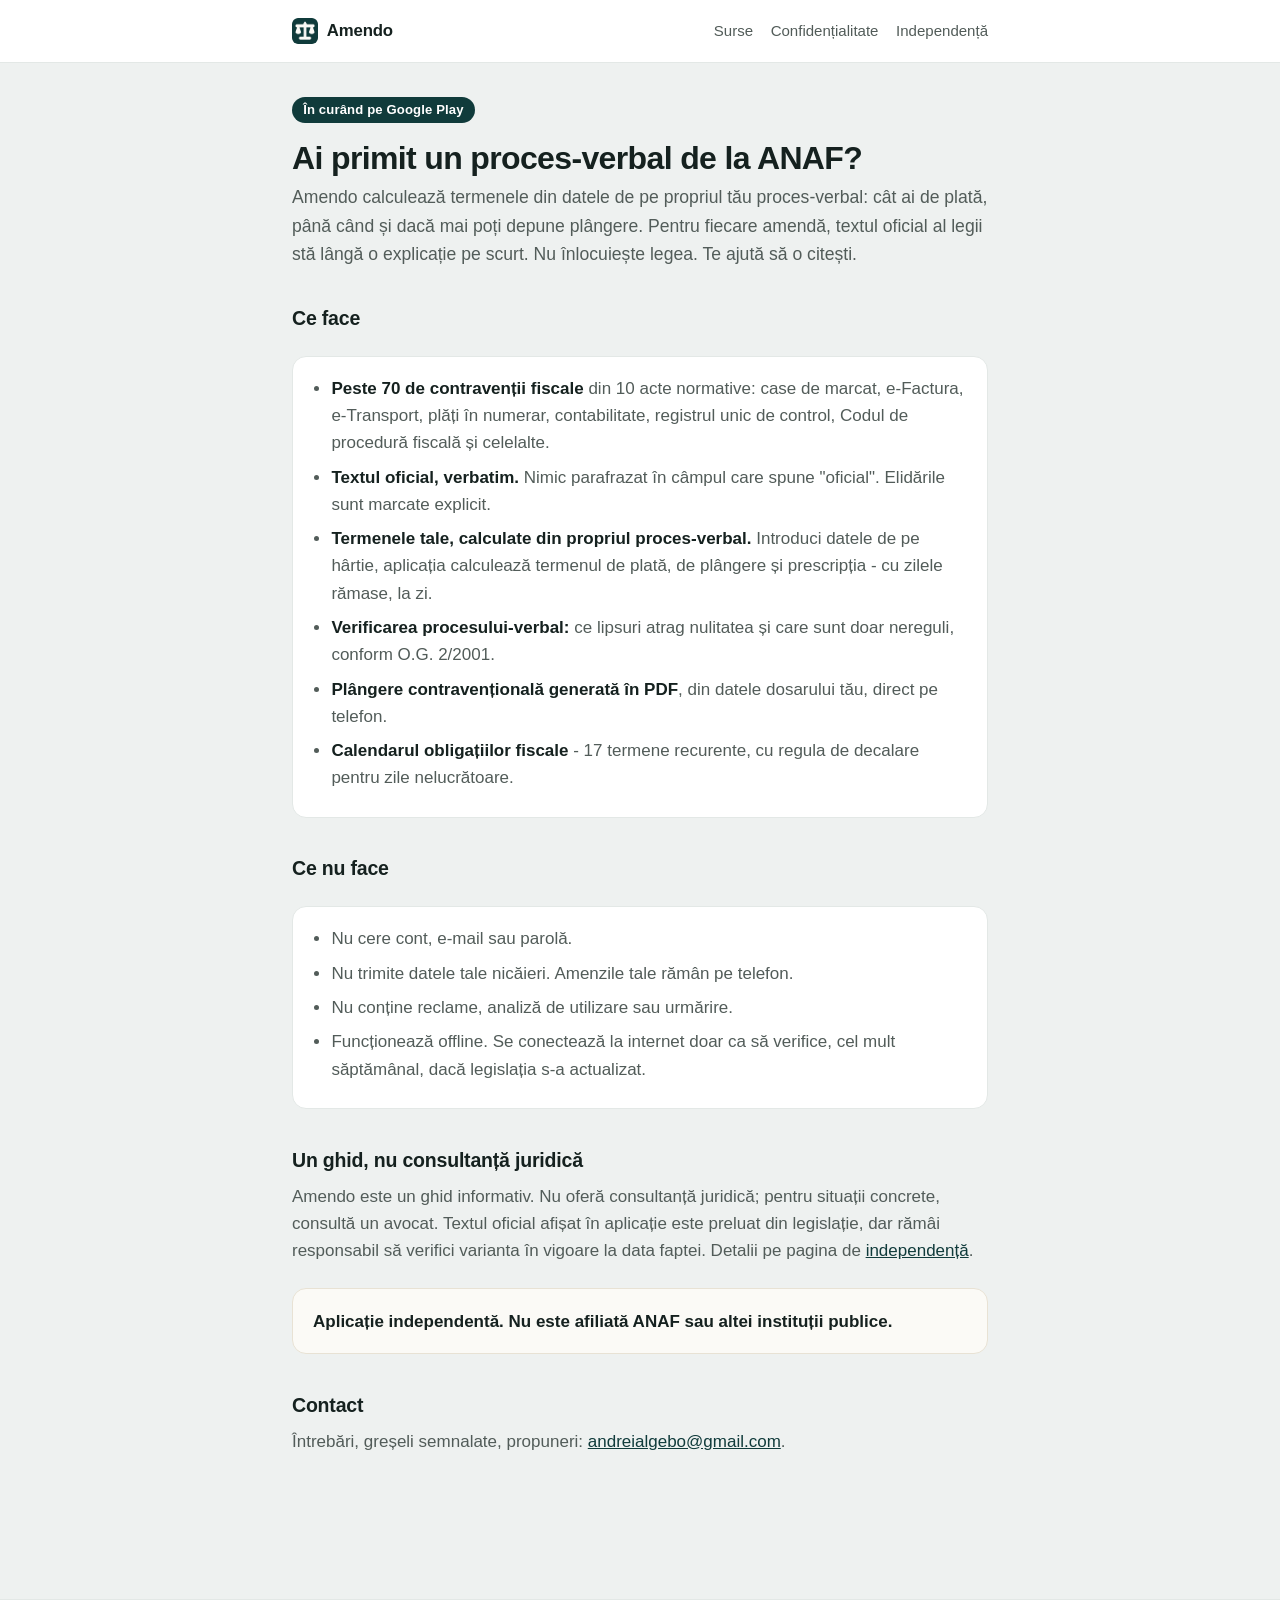
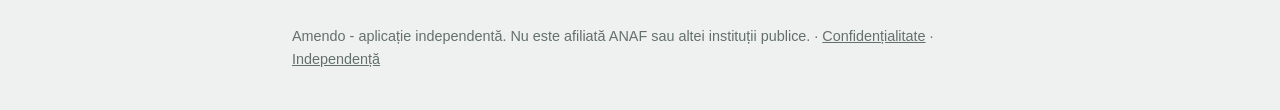
<file: index.html>
<!doctype html>
<html lang="ro">
<head>
<meta charset="utf-8">
<meta name="viewport" content="width=device-width, initial-scale=1">
<title>Amendo - amenzi și legislație fiscală ANAF</title>
<meta name="description" content="Termenele amenzii tale ANAF, calculate din datele de pe propriul proces-verbal. Catalog de amenzi cu textul oficial al legii lângă explicație. Offline, fără cont, fără urmărire.">
<link rel="icon" type="image/png" sizes="32x32" href="favicon-32.png">
<link rel="icon" type="image/png" sizes="16x16" href="favicon-16.png">
<link rel="apple-touch-icon" href="icon-128.png">
<link rel="stylesheet" href="style.css">
</head>
<body>

<header class="site">
  <div class="wrap">
    <a class="mark" href="index.html"><img class="glyph" src="icon-128.png" width="26" height="26" alt="">Amendo</a>
    <nav class="site">
      <a href="surse.html">Surse</a>
      <a href="confidentialitate.html">Confidențialitate</a>
      <a href="independenta.html">Independență</a>
    </nav>
  </div>
</header>

<main class="wrap">

<p><span class="pill">În curând pe Google Play</span></p>

<h1>Ai primit un proces-verbal de la ANAF?</h1>

<p class="lede">Amendo calculează termenele din datele de pe propriul tău
proces-verbal: cât ai de plată, până când și dacă mai poți depune plângere.
Pentru fiecare amendă, textul oficial al legii stă lângă o explicație pe scurt.
Nu înlocuiește legea. Te ajută să o citești.</p>

<h2>Ce face</h2>

<div class="card">
  <ul>
    <li><strong>Peste 70 de contravenții fiscale</strong> din 10 acte normative:
      case de marcat, e-Factura, e-Transport, plăți în numerar, contabilitate,
      registrul unic de control, Codul de procedură fiscală și celelalte.</li>
    <li><strong>Textul oficial, verbatim.</strong> Nimic parafrazat în câmpul
      care spune "oficial". Elidările sunt marcate explicit.</li>
    <li><strong>Termenele tale, calculate din propriul proces-verbal.</strong>
      Introduci datele de pe hârtie, aplicația calculează termenul de plată, de
      plângere și prescripția - cu zilele rămase, la zi.</li>
    <li><strong>Verificarea procesului-verbal:</strong> ce lipsuri atrag
      nulitatea și care sunt doar nereguli, conform O.G. 2/2001.</li>
    <li><strong>Plângere contravențională generată în PDF</strong>, din datele
      dosarului tău, direct pe telefon.</li>
    <li><strong>Calendarul obligațiilor fiscale</strong> - 17 termene
      recurente, cu regula de decalare pentru zile nelucrătoare.</li>
  </ul>
</div>

<h2>Ce nu face</h2>

<div class="card">
  <ul>
    <li>Nu cere cont, e-mail sau parolă.</li>
    <li>Nu trimite datele tale nicăieri. Amenzile tale rămân pe telefon.</li>
    <li>Nu conține reclame, analiză de utilizare sau urmărire.</li>
    <li>Funcționează offline. Se conectează la internet doar ca să verifice,
      cel mult săptămânal, dacă legislația s-a actualizat.</li>
  </ul>
</div>

<h2>Un ghid, nu consultanță juridică</h2>

<p>Amendo este un ghid informativ. Nu oferă consultanță juridică; pentru
situații concrete, consultă un avocat. Textul oficial afișat în aplicație este
preluat din legislație, dar rămâi responsabil să verifici varianta în vigoare
la data faptei. Detalii pe pagina de
<a href="independenta.html">independență</a>.</p>

<div class="note">
  <p><strong>Aplicație independentă. Nu este afiliată ANAF sau altei
  instituții publice.</strong></p>
</div>

<h2>Contact</h2>

<p>Întrebări, greșeli semnalate, propuneri:
<a href="mailto:andreialgebo@gmail.com">andreialgebo@gmail.com</a>.</p>

</main>

<footer class="site">
  <div class="wrap">
    Amendo - aplicație independentă. Nu este afiliată ANAF sau altei instituții
    publice. &middot;
    <a href="confidentialitate.html">Confidențialitate</a> &middot;
    <a href="independenta.html">Independență</a>
  </div>
</footer>

</body>
</html>
</file>
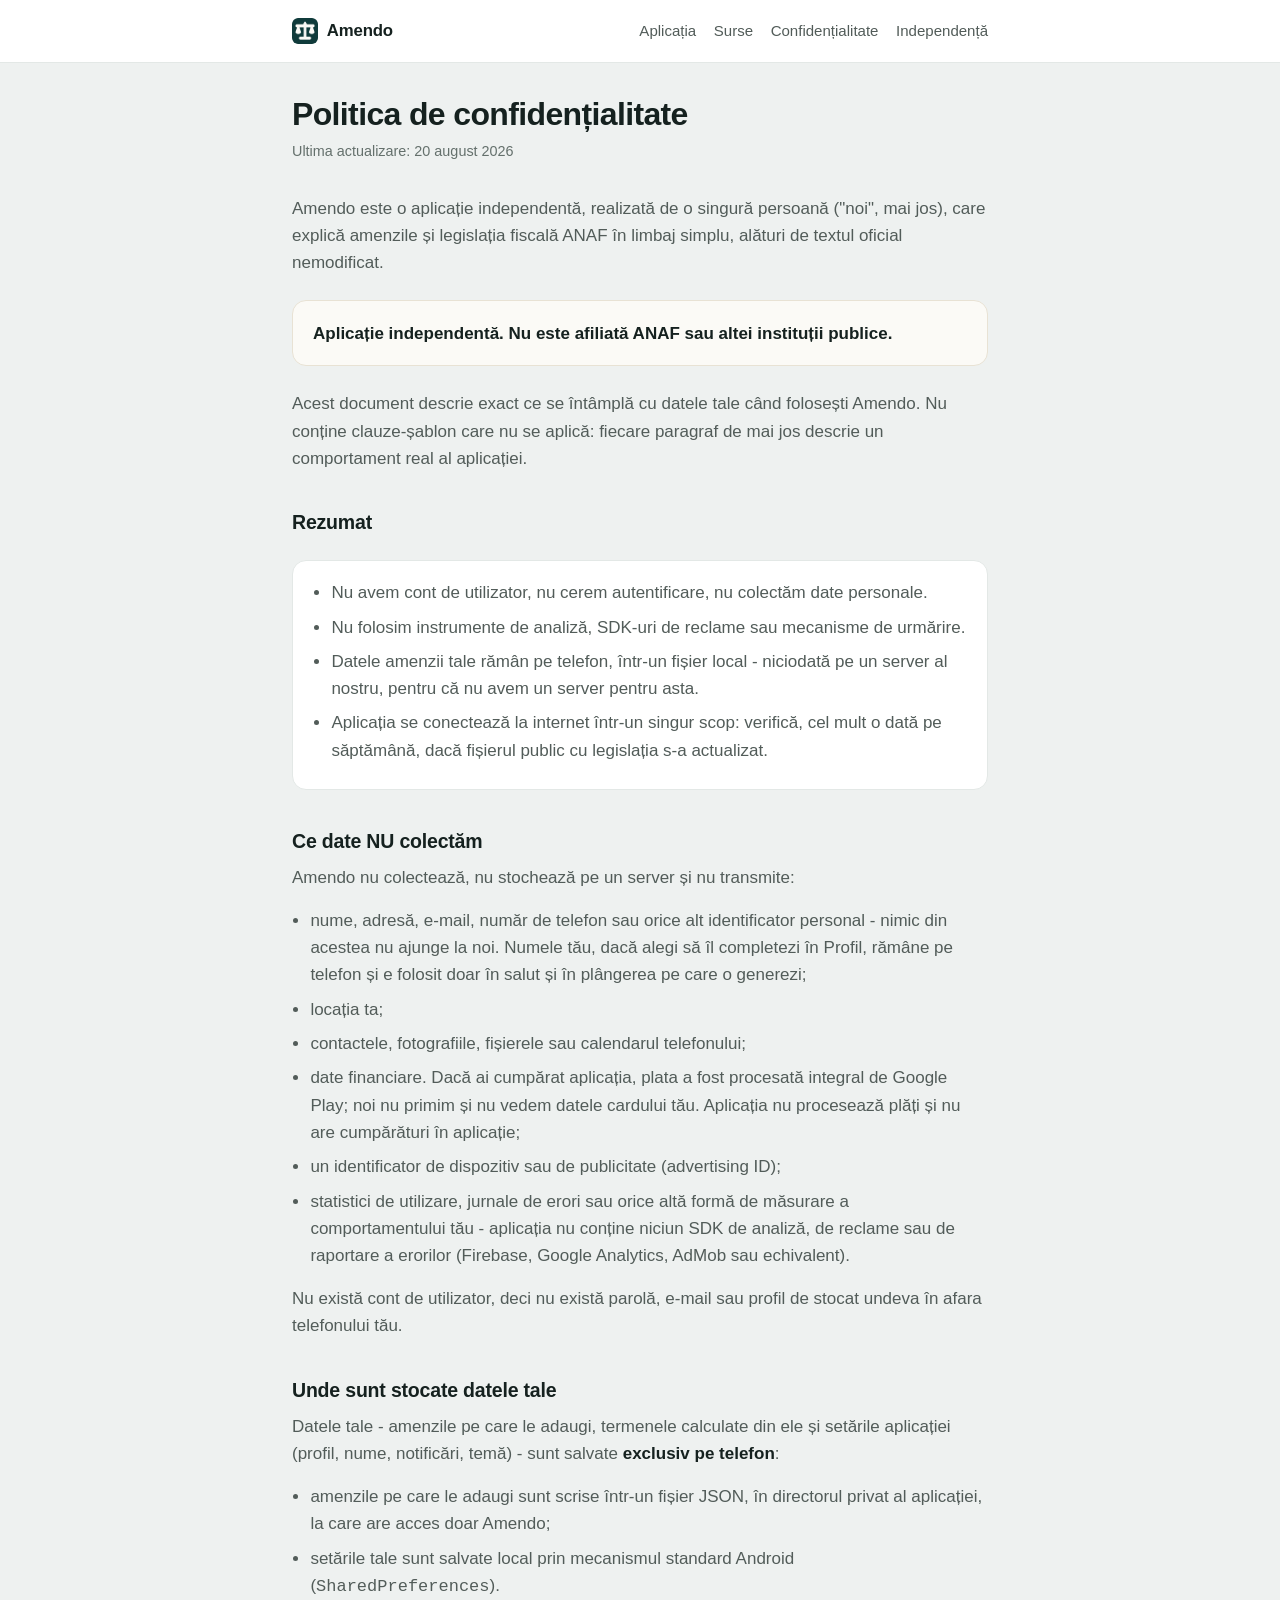
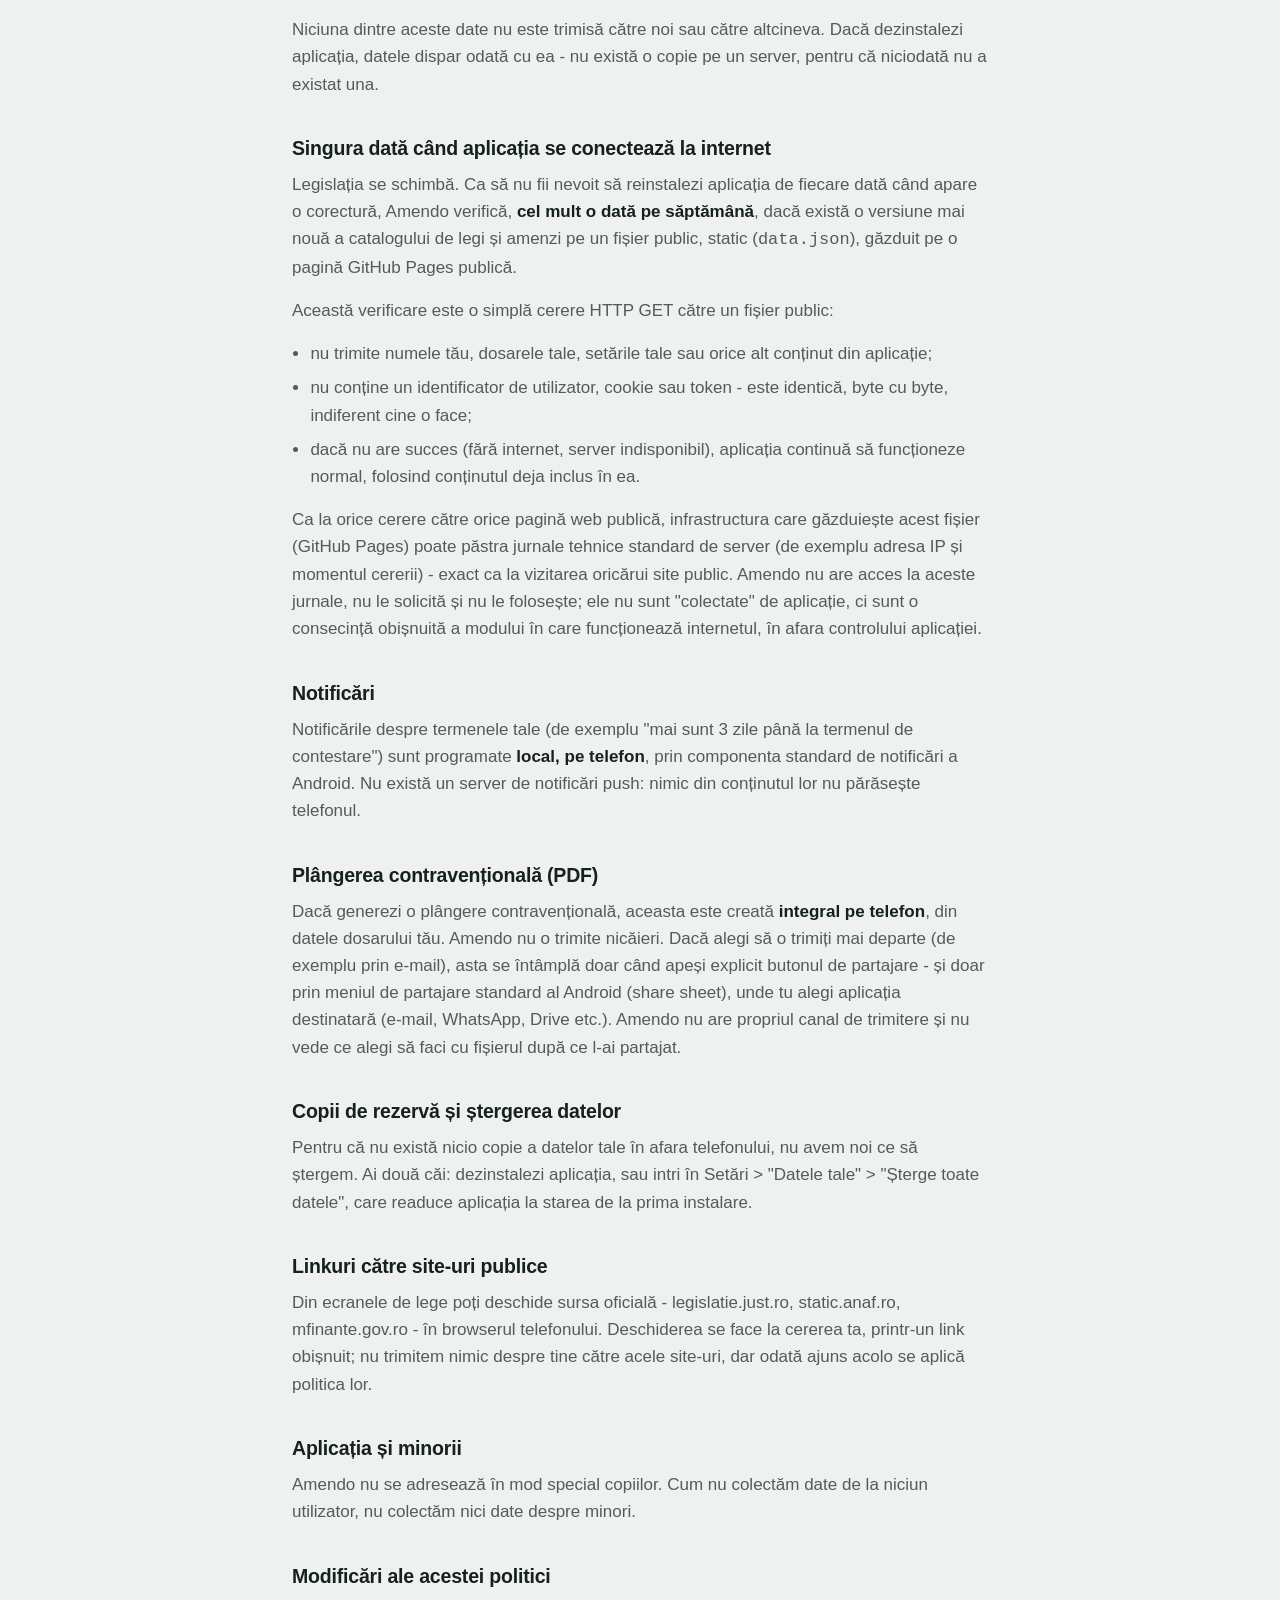
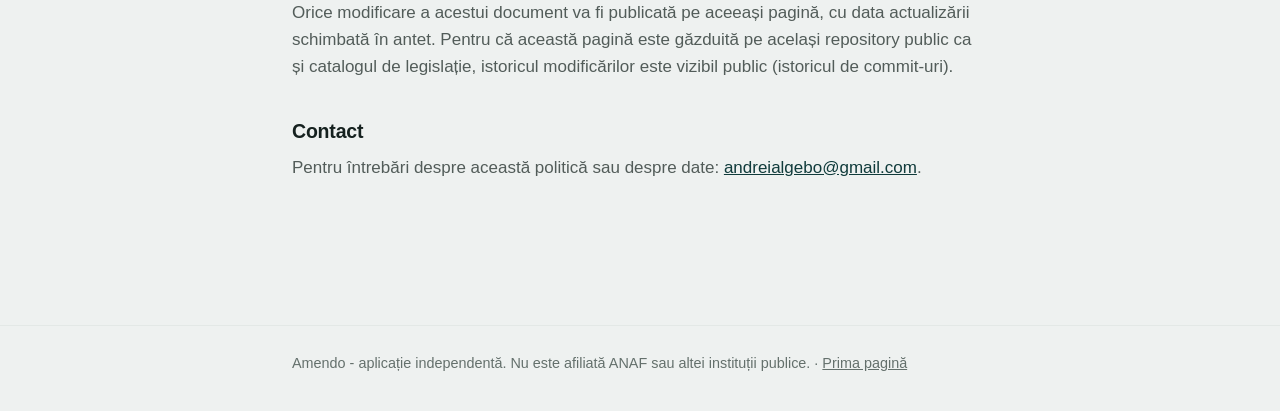
<file: confidentialitate.html>
<!doctype html>
<html lang="ro">
<head>
<meta charset="utf-8">
<meta name="viewport" content="width=device-width, initial-scale=1">
<title>Politica de confidențialitate - Amendo</title>
<meta name="description" content="Ce se întâmplă cu datele tale când folosești Amendo: nimic nu pleacă de pe telefon. Politica de confidențialitate completă.">
<link rel="icon" type="image/png" sizes="32x32" href="favicon-32.png">
<link rel="icon" type="image/png" sizes="16x16" href="favicon-16.png">
<link rel="apple-touch-icon" href="icon-128.png">
<link rel="stylesheet" href="style.css">
</head>
<body>

<header class="site">
  <div class="wrap">
    <a class="mark" href="index.html"><img class="glyph" src="icon-128.png" width="26" height="26" alt="">Amendo</a>
    <nav class="site">
      <a href="index.html">Aplicația</a>
      <a href="surse.html">Surse</a>
      <a href="confidentialitate.html">Confidențialitate</a>
      <a href="independenta.html">Independență</a>
    </nav>
  </div>
</header>

<main class="wrap">

<h1>Politica de confidențialitate</h1>
<p class="updated">Ultima actualizare: 20 august 2026</p>

<p>Amendo este o aplicație independentă, realizată de o singură persoană
("noi", mai jos), care explică amenzile și legislația fiscală ANAF în limbaj
simplu, alături de textul oficial nemodificat.</p>

<div class="note">
  <p><strong>Aplicație independentă. Nu este afiliată ANAF sau altei
  instituții publice.</strong></p>
</div>

<p>Acest document descrie exact ce se întâmplă cu datele tale când folosești
Amendo. Nu conține clauze-șablon care nu se aplică: fiecare paragraf de mai jos
descrie un comportament real al aplicației.</p>

<h2>Rezumat</h2>

<div class="card">
  <ul>
    <li>Nu avem cont de utilizator, nu cerem autentificare, nu colectăm date
      personale.</li>
    <li>Nu folosim instrumente de analiză, SDK-uri de reclame sau mecanisme de
      urmărire.</li>
    <li>Datele amenzii tale rămân pe telefon, într-un fișier local - niciodată
      pe un server al nostru, pentru că nu avem un server pentru asta.</li>
    <li>Aplicația se conectează la internet într-un singur scop: verifică, cel
      mult o dată pe săptămână, dacă fișierul public cu legislația s-a
      actualizat.</li>
  </ul>
</div>

<h2>Ce date NU colectăm</h2>

<p>Amendo nu colectează, nu stochează pe un server și nu transmite:</p>

<ul>
  <li>nume, adresă, e-mail, număr de telefon sau orice alt identificator
    personal - nimic din acestea nu ajunge la noi. Numele tău, dacă alegi să îl
    completezi în Profil, rămâne pe telefon și e folosit doar în salut și în
    plângerea pe care o generezi;</li>
  <li>locația ta;</li>
  <li>contactele, fotografiile, fișierele sau calendarul telefonului;</li>
  <li>date financiare. Dacă ai cumpărat aplicația, plata a fost procesată
    integral de Google Play; noi nu primim și nu vedem datele cardului tău.
    Aplicația nu procesează plăți și nu are cumpărături în aplicație;</li>
  <li>un identificator de dispozitiv sau de publicitate (advertising ID);</li>
  <li>statistici de utilizare, jurnale de erori sau orice altă formă de
    măsurare a comportamentului tău - aplicația nu conține niciun SDK de
    analiză, de reclame sau de raportare a erorilor (Firebase, Google
    Analytics, AdMob sau echivalent).</li>
</ul>

<p>Nu există cont de utilizator, deci nu există parolă, e-mail sau profil de
stocat undeva în afara telefonului tău.</p>

<h2>Unde sunt stocate datele tale</h2>

<p>Datele tale - amenzile pe care le adaugi, termenele calculate din ele și
setările aplicației (profil, nume, notificări, temă) - sunt salvate
<strong>exclusiv pe telefon</strong>:</p>

<ul>
  <li>amenzile pe care le adaugi sunt scrise într-un fișier JSON, în directorul
    privat al aplicației, la care are acces doar Amendo;</li>
  <li>setările tale sunt salvate local prin mecanismul standard Android
    (<code>SharedPreferences</code>).</li>
</ul>

<p>Niciuna dintre aceste date nu este trimisă către noi sau către altcineva.
Dacă dezinstalezi aplicația, datele dispar odată cu ea - nu există o copie pe
un server, pentru că niciodată nu a existat una.</p>

<h2>Singura dată când aplicația se conectează la internet</h2>

<p>Legislația se schimbă. Ca să nu fii nevoit să reinstalezi aplicația de
fiecare dată când apare o corectură, Amendo verifică, <strong>cel mult o dată
pe săptămână</strong>, dacă există o versiune mai nouă a catalogului de legi și
amenzi pe un fișier public, static (<code>data.json</code>), găzduit pe o
pagină GitHub Pages publică.</p>

<p>Această verificare este o simplă cerere HTTP GET către un fișier public:</p>

<ul>
  <li>nu trimite numele tău, dosarele tale, setările tale sau orice alt
    conținut din aplicație;</li>
  <li>nu conține un identificator de utilizator, cookie sau token - este
    identică, byte cu byte, indiferent cine o face;</li>
  <li>dacă nu are succes (fără internet, server indisponibil), aplicația
    continuă să funcționeze normal, folosind conținutul deja inclus în ea.</li>
</ul>

<p>Ca la orice cerere către orice pagină web publică, infrastructura care
găzduiește acest fișier (GitHub Pages) poate păstra jurnale tehnice standard de
server (de exemplu adresa IP și momentul cererii) - exact ca la vizitarea
oricărui site public. Amendo nu are acces la aceste jurnale, nu le solicită și
nu le folosește; ele nu sunt "colectate" de aplicație, ci sunt o consecință
obișnuită a modului în care funcționează internetul, în afara controlului
aplicației.</p>

<h2>Notificări</h2>

<p>Notificările despre termenele tale (de exemplu "mai sunt 3 zile până la
termenul de contestare") sunt programate <strong>local, pe telefon</strong>,
prin componenta standard de notificări a Android. Nu există un server de
notificări push: nimic din conținutul lor nu părăsește telefonul.</p>

<h2>Plângerea contravențională (PDF)</h2>

<p>Dacă generezi o plângere contravențională, aceasta este creată
<strong>integral pe telefon</strong>, din datele dosarului tău. Amendo nu o
trimite nicăieri. Dacă alegi să o trimiți mai departe (de exemplu prin
e-mail), asta se întâmplă doar când apeși explicit butonul de partajare - și
doar prin meniul de partajare standard al Android (share sheet), unde tu alegi
aplicația destinatară (e-mail, WhatsApp, Drive etc.). Amendo nu are propriul
canal de trimitere și nu vede ce alegi să faci cu fișierul după ce l-ai
partajat.</p>

<h2>Copii de rezervă și ștergerea datelor</h2>

<p>Pentru că nu există nicio copie a datelor tale în afara telefonului, nu avem
noi ce să ștergem. Ai două căi: dezinstalezi aplicația, sau intri în Setări
&gt; "Datele tale" &gt; "Șterge toate datele", care readuce aplicația la starea
de la prima instalare.</p>

<h2>Linkuri către site-uri publice</h2>

<p>Din ecranele de lege poți deschide sursa oficială - legislatie.just.ro,
static.anaf.ro, mfinante.gov.ro - în browserul telefonului. Deschiderea se face
la cererea ta, printr-un link obișnuit; nu trimitem nimic despre tine către
acele site-uri, dar odată ajuns acolo se aplică politica lor.</p>

<h2>Aplicația și minorii</h2>

<p>Amendo nu se adresează în mod special copiilor. Cum nu colectăm date de la
niciun utilizator, nu colectăm nici date despre minori.</p>

<h2>Modificări ale acestei politici</h2>

<p>Orice modificare a acestui document va fi publicată pe aceeași pagină, cu
data actualizării schimbată în antet. Pentru că această pagină este găzduită pe
același repository public ca și catalogul de legislație, istoricul modificărilor
este vizibil public (istoricul de commit-uri).</p>

<h2>Contact</h2>

<p>Pentru întrebări despre această politică sau despre date:
<a href="mailto:andreialgebo@gmail.com">andreialgebo@gmail.com</a>.</p>

</main>

<footer class="site">
  <div class="wrap">
    Amendo - aplicație independentă. Nu este afiliată ANAF sau altei instituții
    publice. &middot; <a href="index.html">Prima pagină</a>
  </div>
</footer>

</body>
</html>
</file>
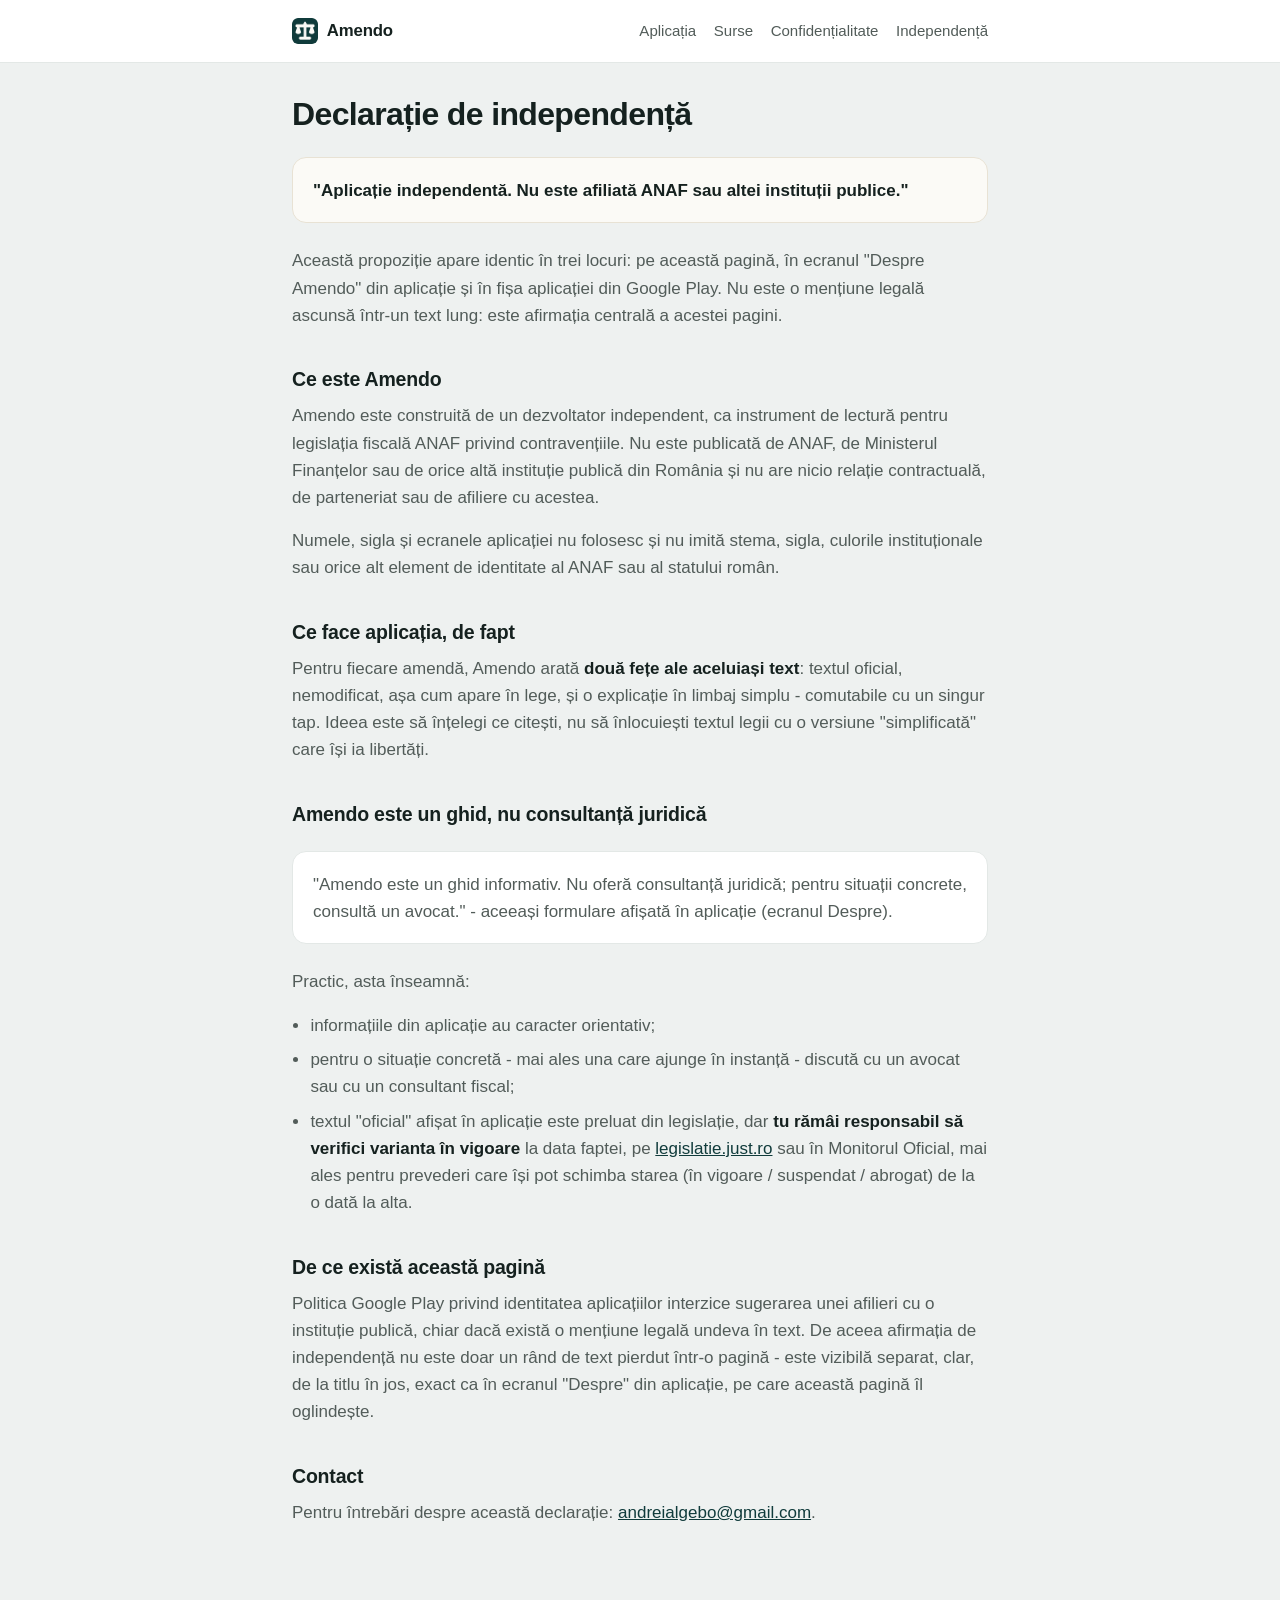
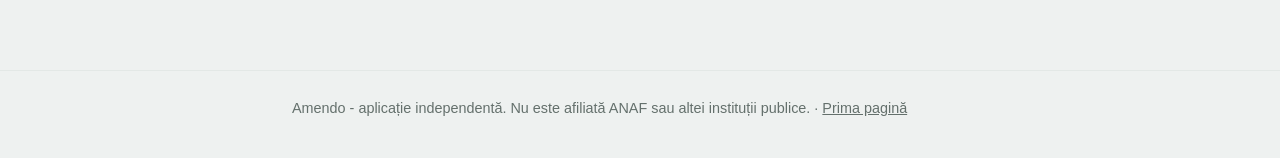
<file: independenta.html>
<!doctype html>
<html lang="ro">
<head>
<meta charset="utf-8">
<meta name="viewport" content="width=device-width, initial-scale=1">
<title>Declarație de independență - Amendo</title>
<meta name="description" content="Amendo este o aplicație independentă. Nu este afiliată ANAF sau altei instituții publice.">
<link rel="icon" type="image/png" sizes="32x32" href="favicon-32.png">
<link rel="icon" type="image/png" sizes="16x16" href="favicon-16.png">
<link rel="apple-touch-icon" href="icon-128.png">
<link rel="stylesheet" href="style.css">
</head>
<body>

<header class="site">
  <div class="wrap">
    <a class="mark" href="index.html"><img class="glyph" src="icon-128.png" width="26" height="26" alt="">Amendo</a>
    <nav class="site">
      <a href="index.html">Aplicația</a>
      <a href="surse.html">Surse</a>
      <a href="confidentialitate.html">Confidențialitate</a>
      <a href="independenta.html">Independență</a>
    </nav>
  </div>
</header>

<main class="wrap">

<h1>Declarație de independență</h1>

<div class="note">
  <p><strong>"Aplicație independentă. Nu este afiliată ANAF sau altei
  instituții publice."</strong></p>
</div>

<p>Această propoziție apare identic în trei locuri: pe această pagină, în
ecranul "Despre Amendo" din aplicație și în fișa aplicației din Google Play.
Nu este o mențiune legală ascunsă într-un text lung: este afirmația centrală a
acestei pagini.</p>

<h2>Ce este Amendo</h2>

<p>Amendo este construită de un dezvoltator independent, ca instrument de
lectură pentru legislația fiscală ANAF privind contravențiile. Nu este
publicată de ANAF, de Ministerul Finanțelor sau de orice altă instituție
publică din România și nu are nicio relație contractuală, de parteneriat sau de
afiliere cu acestea.</p>

<p>Numele, sigla și ecranele aplicației nu folosesc și nu imită stema, sigla,
culorile instituționale sau orice alt element de identitate al ANAF sau al
statului român.</p>

<h2>Ce face aplicația, de fapt</h2>

<p>Pentru fiecare amendă, Amendo arată <strong>două fețe ale aceluiași
text</strong>: textul oficial, nemodificat, așa cum apare în lege, și o
explicație în limbaj simplu - comutabile cu un singur tap. Ideea este să
înțelegi ce citești, nu să înlocuiești textul legii cu o versiune
"simplificată" care își ia libertăți.</p>

<h2>Amendo este un ghid, nu consultanță juridică</h2>

<div class="card">
  <p>"Amendo este un ghid informativ. Nu oferă consultanță juridică; pentru
  situații concrete, consultă un avocat." - aceeași formulare afișată în
  aplicație (ecranul Despre).</p>
</div>

<p>Practic, asta înseamnă:</p>

<ul>
  <li>informațiile din aplicație au caracter orientativ;</li>
  <li>pentru o situație concretă - mai ales una care ajunge în instanță -
    discută cu un avocat sau cu un consultant fiscal;</li>
  <li>textul "oficial" afișat în aplicație este preluat din legislație, dar
    <strong>tu rămâi responsabil să verifici varianta în vigoare</strong> la
    data faptei, pe <a href="https://legislatie.just.ro">legislatie.just.ro</a>
    sau în Monitorul Oficial, mai ales pentru prevederi care își pot schimba
    starea (în vigoare / suspendat / abrogat) de la o dată la alta.</li>
</ul>

<h2>De ce există această pagină</h2>

<p>Politica Google Play privind identitatea aplicațiilor interzice sugerarea
unei afilieri cu o instituție publică, chiar dacă există o mențiune legală
undeva în text. De aceea afirmația de independență nu este doar un rând de text
pierdut într-o pagină - este vizibilă separat, clar, de la titlu în jos, exact
ca în ecranul "Despre" din aplicație, pe care această pagină îl oglindește.</p>

<h2>Contact</h2>

<p>Pentru întrebări despre această declarație:
<a href="mailto:andreialgebo@gmail.com">andreialgebo@gmail.com</a>.</p>

</main>

<footer class="site">
  <div class="wrap">
    Amendo - aplicație independentă. Nu este afiliată ANAF sau altei instituții
    publice. &middot; <a href="index.html">Prima pagină</a>
  </div>
</footer>

</body>
</html>
</file>
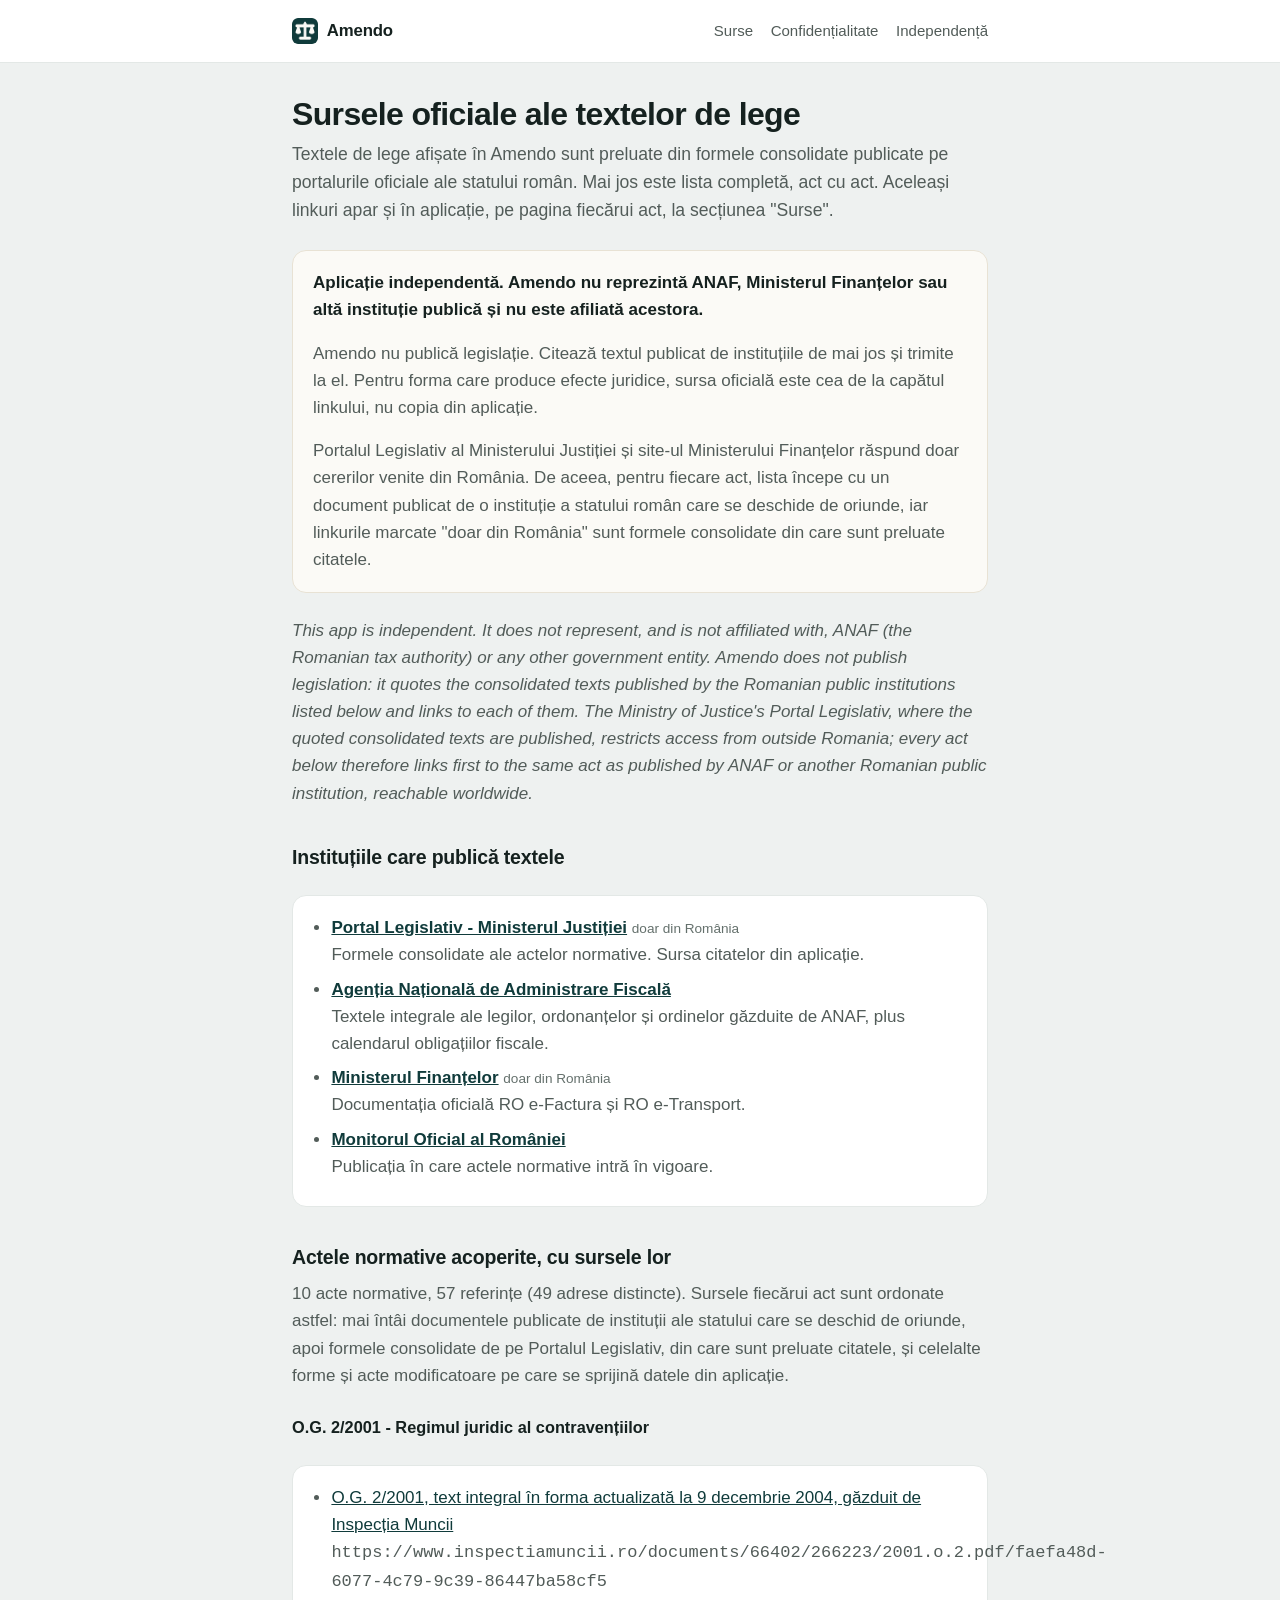
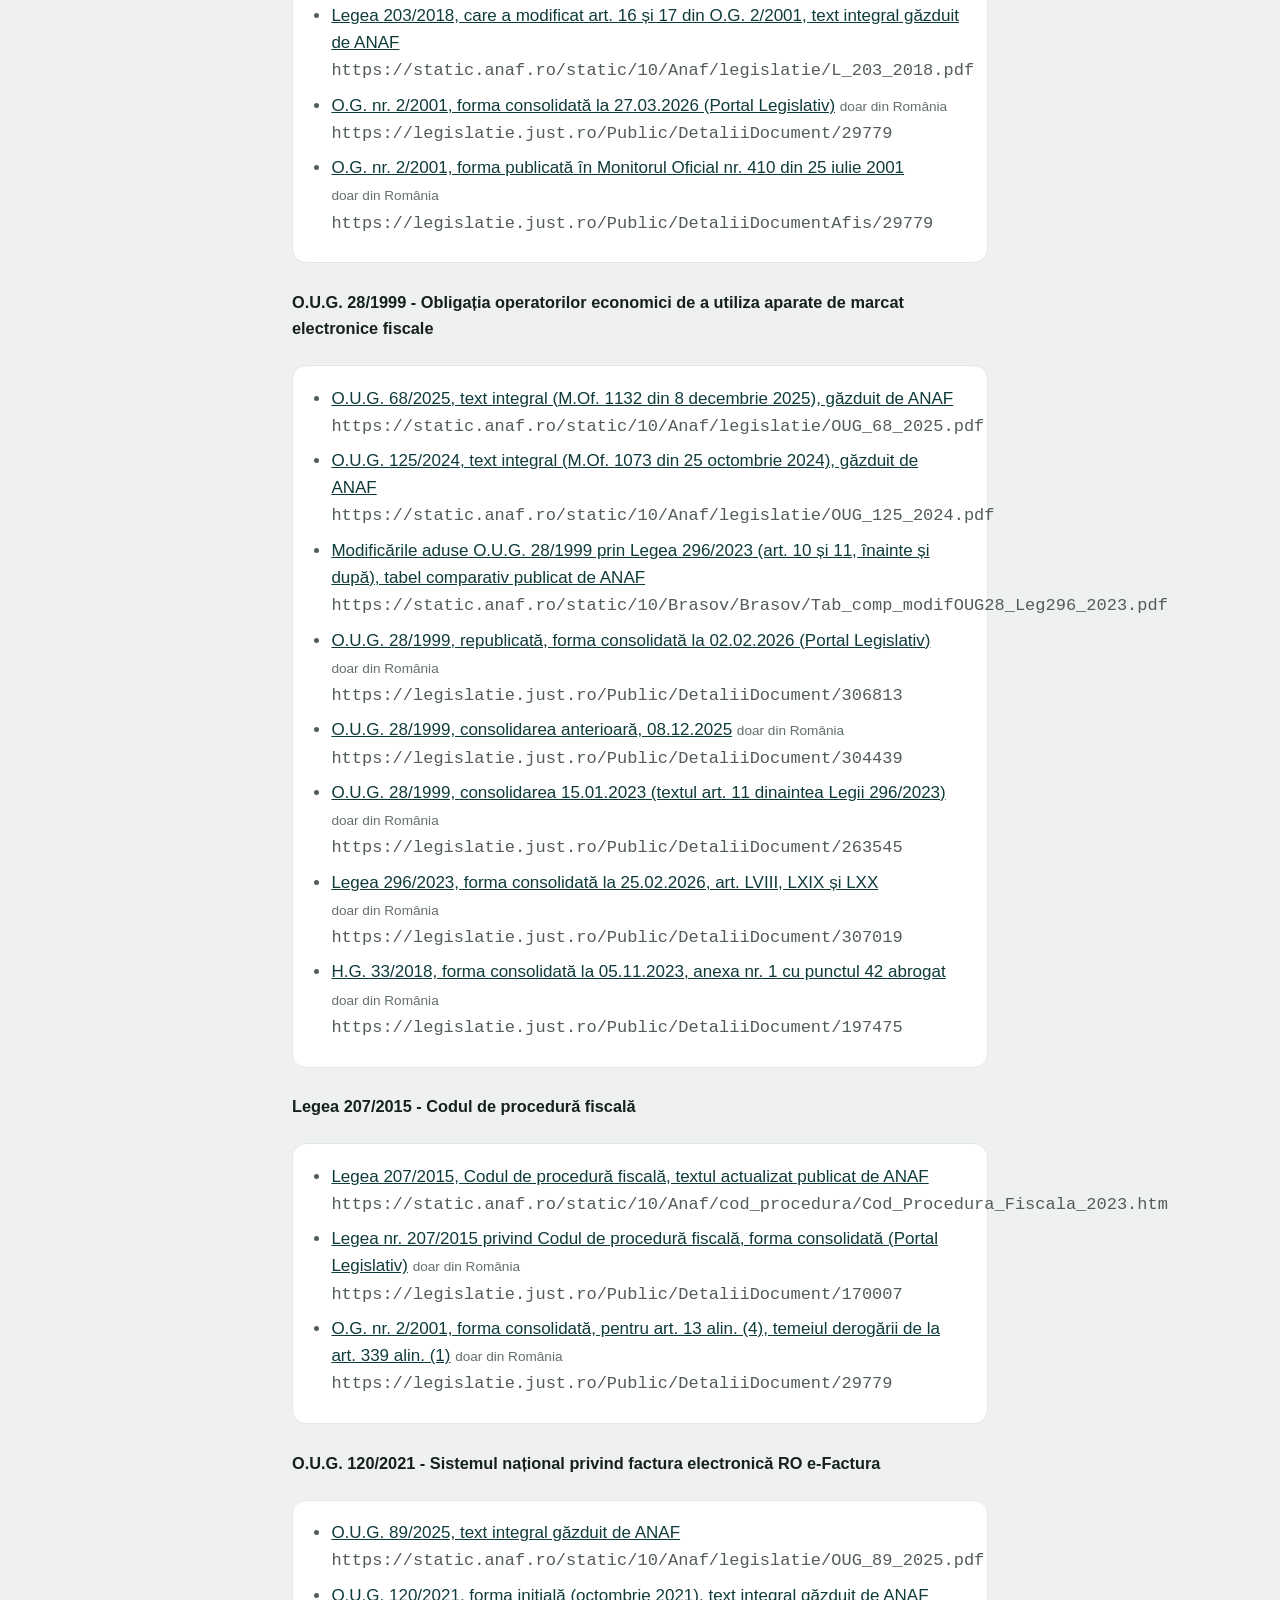
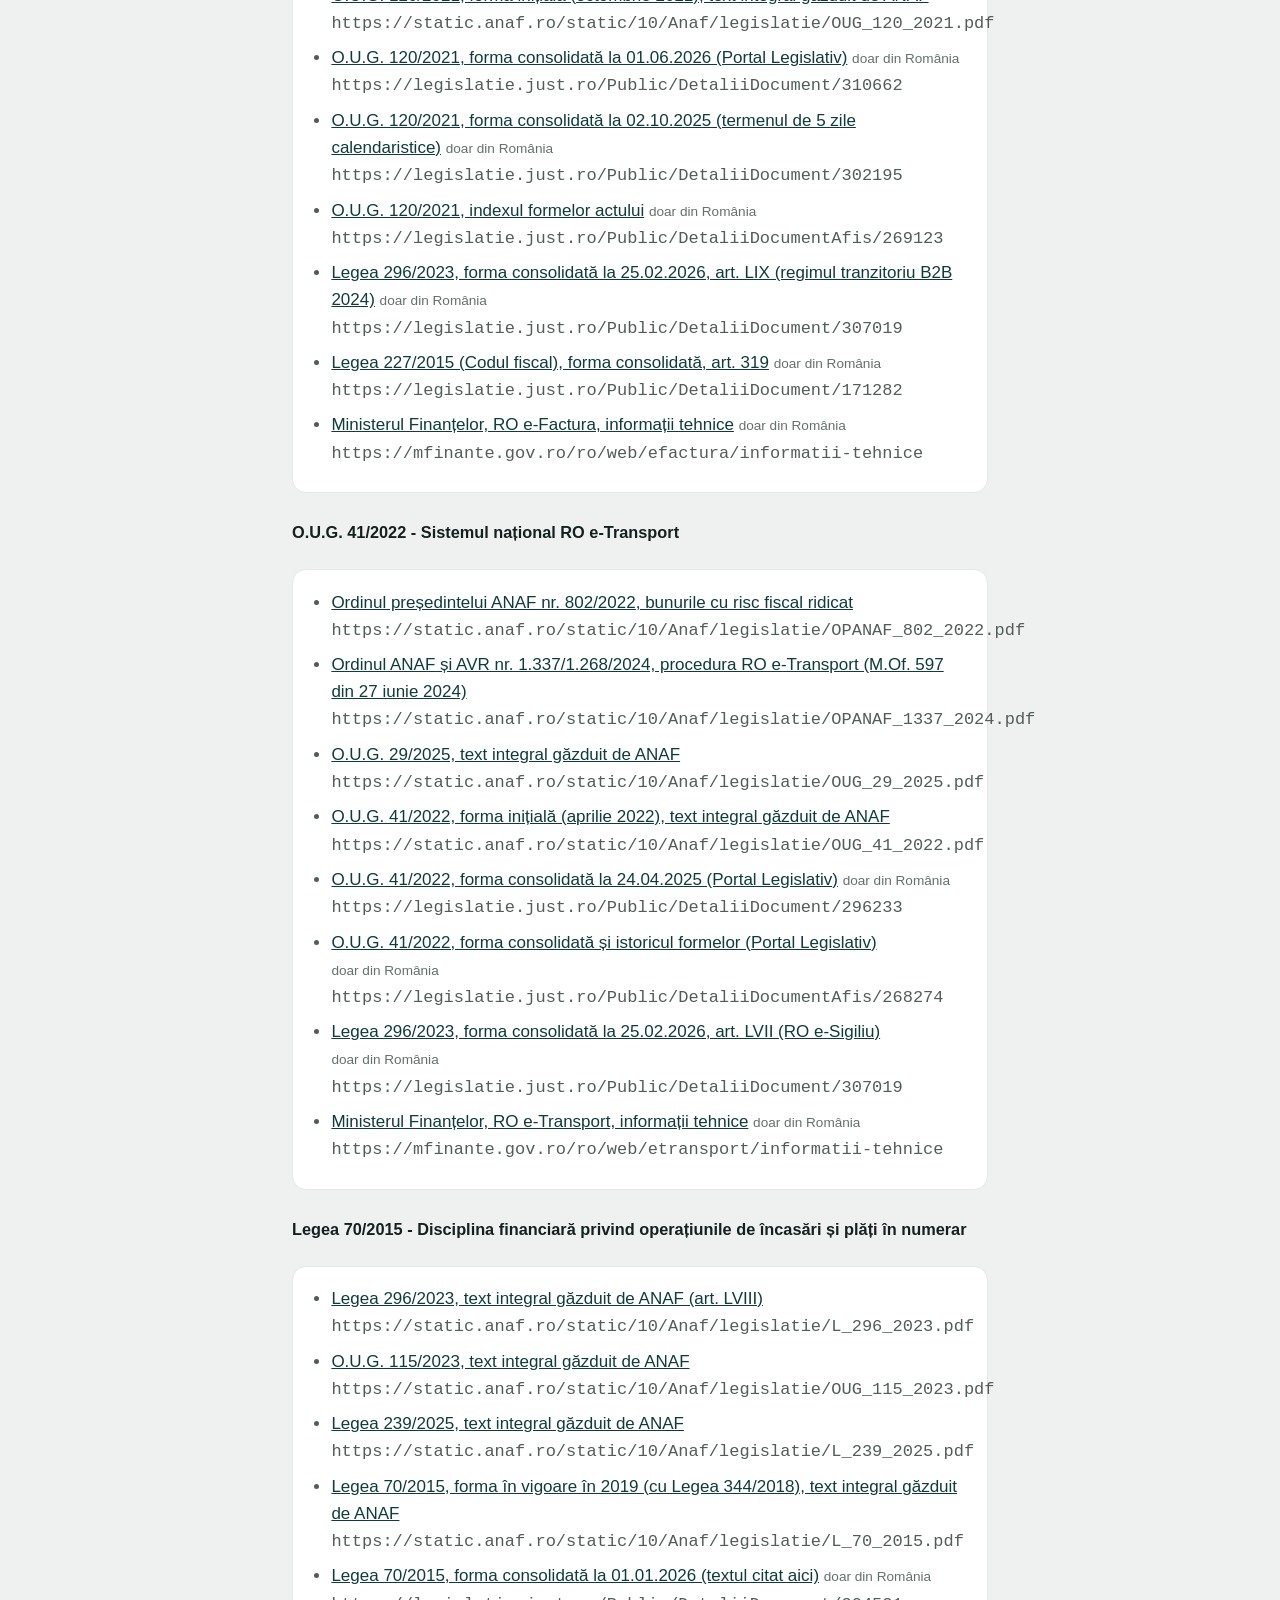
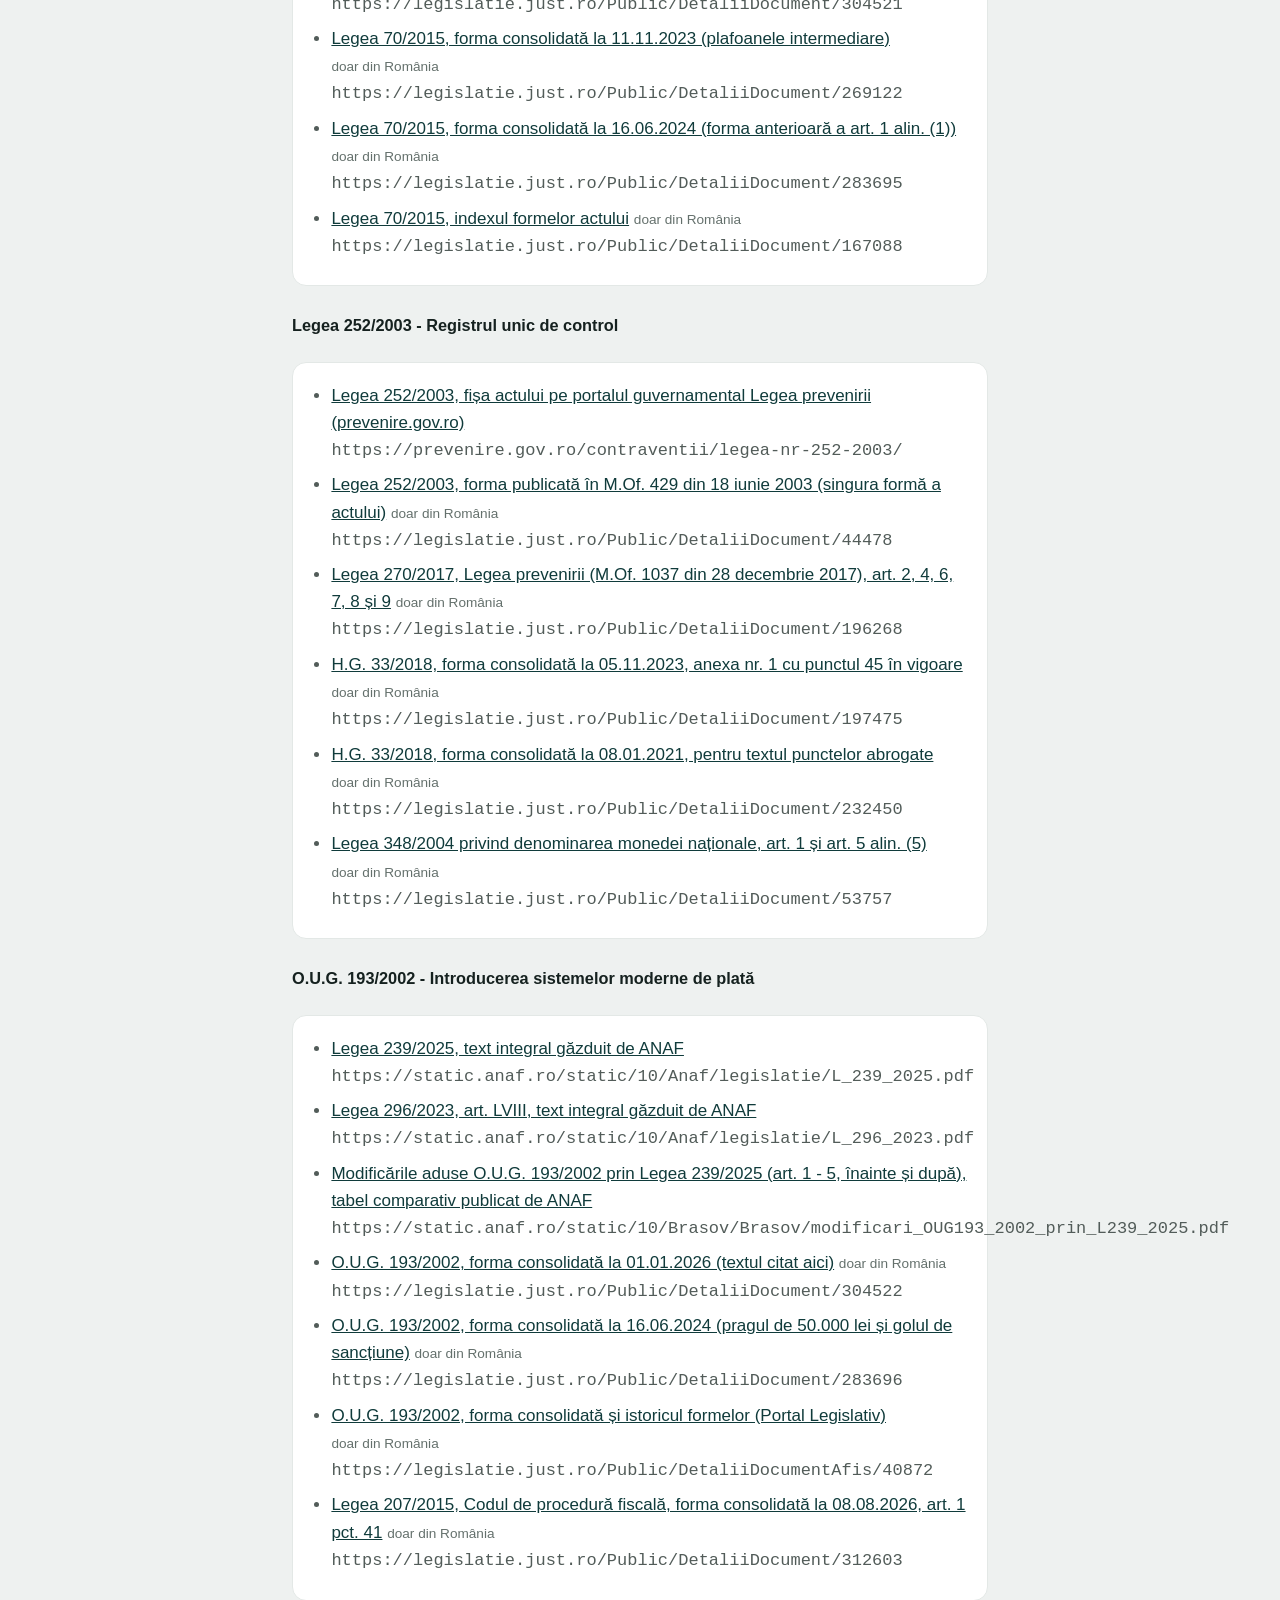
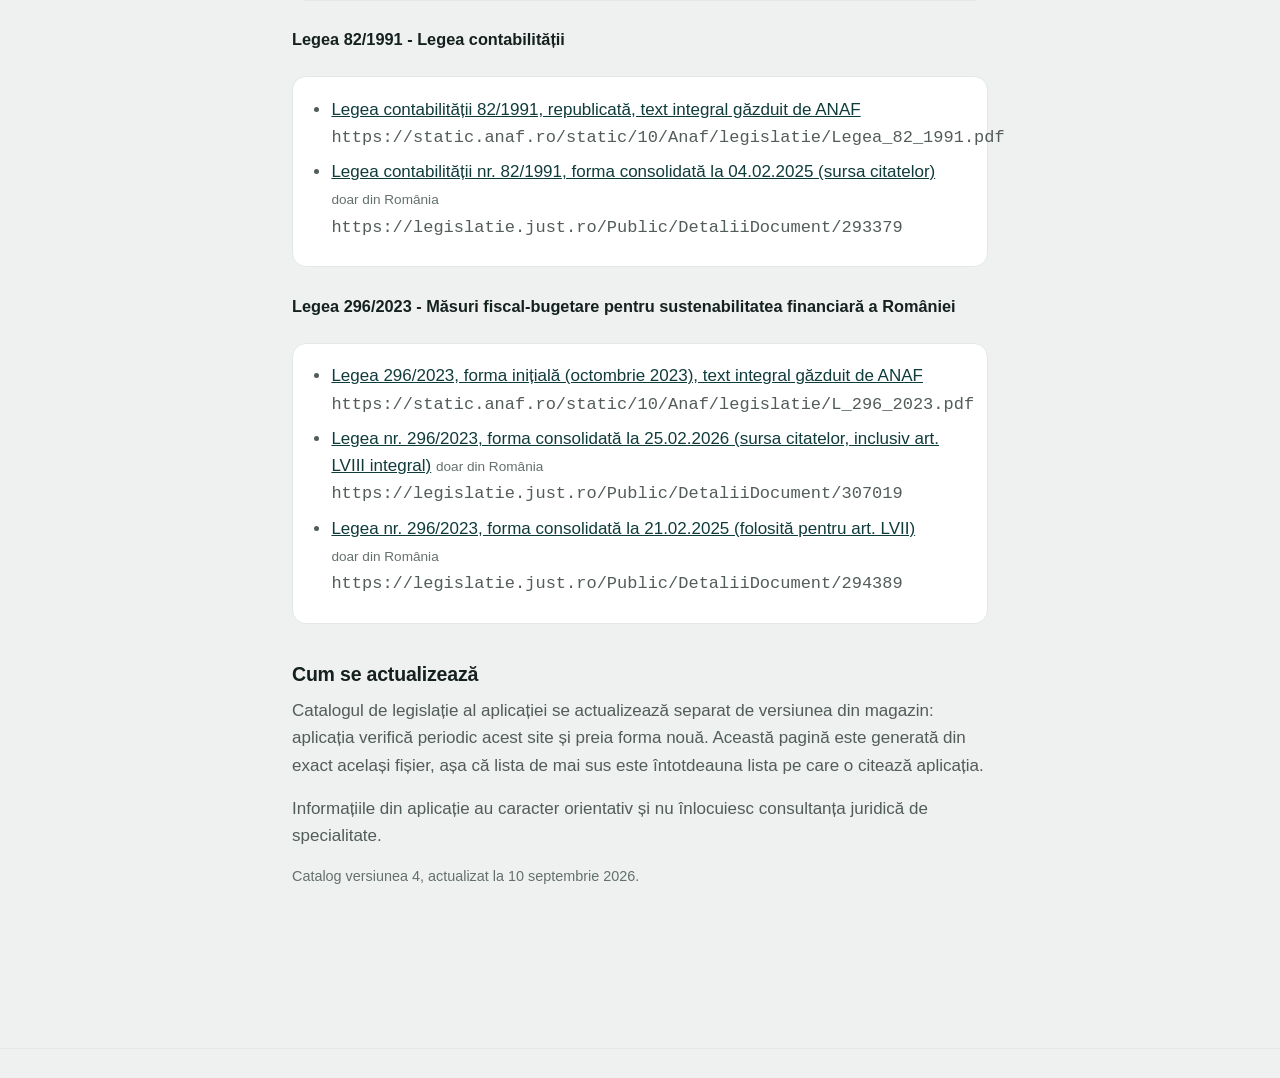
<file: surse.html>
<!doctype html>
<html lang="ro">
<head>
<!-- generated by tool/gen_sources_page.py - do not edit by hand -->
<meta charset="utf-8">
<meta name="viewport" content="width=device-width, initial-scale=1">
<title>Sursele oficiale ale textelor de lege - Amendo</title>
<meta name="description" content="Fiecare text de lege din Amendo, cu link catre forma consolidata publicata pe portalurile oficiale ale statului roman.">
<link rel="icon" type="image/png" sizes="32x32" href="favicon-32.png">
<link rel="icon" type="image/png" sizes="16x16" href="favicon-16.png">
<link rel="apple-touch-icon" href="icon-128.png">
<link rel="stylesheet" href="style.css">
</head>
<body>

<header class="site">
  <div class="wrap">
    <a class="mark" href="index.html"><img class="glyph" src="icon-128.png" width="26" height="26" alt="">Amendo</a>
    <nav class="site">
      <a href="surse.html">Surse</a>
      <a href="confidentialitate.html">Confidențialitate</a>
      <a href="independenta.html">Independență</a>
    </nav>
  </div>
</header>

<main class="wrap">

<h1>Sursele oficiale ale textelor de lege</h1>

<p class="lede">Textele de lege afișate în Amendo sunt preluate din formele consolidate publicate pe portalurile oficiale ale statului român. Mai jos este lista completă, act cu act. Aceleași linkuri apar și în aplicație, pe pagina fiecărui act, la secțiunea "Surse".</p>

<div class="note">
  <p><strong>Aplicație independentă. Amendo nu reprezintă ANAF, Ministerul Finanțelor sau altă instituție publică și nu este afiliată acestora.</strong></p>
  <p>Amendo nu publică legislație. Citează textul publicat de instituțiile de mai jos și trimite la el. Pentru forma care produce efecte juridice, sursa oficială este cea de la capătul linkului, nu copia din aplicație.</p>
  <p>Portalul Legislativ al Ministerului Justiției și site-ul Ministerului Finanțelor răspund doar cererilor venite din România. De aceea, pentru fiecare act, lista începe cu un document publicat de o instituție a statului român care se deschide de oriunde, iar linkurile marcate "doar din România" sunt formele consolidate din care sunt preluate citatele.</p>
</div>

<p lang="en"><em>This app is independent. It does not represent, and is not affiliated with, ANAF (the Romanian tax authority) or any other government entity. Amendo does not publish legislation: it quotes the consolidated texts published by the Romanian public institutions listed below and links to each of them. The Ministry of Justice's Portal Legislativ, where the quoted consolidated texts are published, restricts access from outside Romania; every act below therefore links first to the same act as published by ANAF or another Romanian public institution, reachable worldwide.</em></p>

<h2>Instituțiile care publică textele</h2>

<div class="card">
  <ul>
    <li><strong><a href="https://legislatie.just.ro">Portal Legislativ - Ministerul Justiției</a></strong> <small class="geo">doar din România</small><br>Formele consolidate ale actelor normative. Sursa citatelor din aplicație.</li>
    <li><strong><a href="https://www.anaf.ro">Agenția Națională de Administrare Fiscală</a></strong><br>Textele integrale ale legilor, ordonanțelor și ordinelor găzduite de ANAF, plus calendarul obligațiilor fiscale.</li>
    <li><strong><a href="https://mfinante.gov.ro">Ministerul Finanțelor</a></strong> <small class="geo">doar din România</small><br>Documentația oficială RO e-Factura și RO e-Transport.</li>
    <li><strong><a href="https://monitoruloficial.ro">Monitorul Oficial al României</a></strong><br>Publicația în care actele normative intră în vigoare.</li>
  </ul>
</div>

<h2>Actele normative acoperite, cu sursele lor</h2>

<p>10 acte normative, 57 referințe (49 adrese distincte). Sursele fiecărui act sunt ordonate astfel: mai întâi documentele publicate de instituții ale statului care se deschid de oriunde, apoi formele consolidate de pe Portalul Legislativ, din care sunt preluate citatele, și celelalte forme și acte modificatoare pe care se sprijină datele din aplicație.</p>

<h3>O.G. 2/2001 - Regimul juridic al contravențiilor</h3>
<div class="card">
  <ul>
    <li><a href="https://www.inspectiamuncii.ro/documents/66402/266223/2001.o.2.pdf/faefa48d-6077-4c79-9c39-86447ba58cf5">O.G. 2/2001, text integral în forma actualizată la 9 decembrie 2004, găzduit de Inspecția Muncii</a><br><code>https://www.inspectiamuncii.ro/documents/66402/266223/2001.o.2.pdf/faefa48d-6077-4c79-9c39-86447ba58cf5</code></li>
    <li><a href="https://static.anaf.ro/static/10/Anaf/legislatie/L_203_2018.pdf">Legea 203/2018, care a modificat art. 16 și 17 din O.G. 2/2001, text integral găzduit de ANAF</a><br><code>https://static.anaf.ro/static/10/Anaf/legislatie/L_203_2018.pdf</code></li>
    <li><a href="https://legislatie.just.ro/Public/DetaliiDocument/29779">O.G. nr. 2/2001, forma consolidată la 27.03.2026 (Portal Legislativ)</a> <small class="geo">doar din România</small><br><code>https://legislatie.just.ro/Public/DetaliiDocument/29779</code></li>
    <li><a href="https://legislatie.just.ro/Public/DetaliiDocumentAfis/29779">O.G. nr. 2/2001, forma publicată în Monitorul Oficial nr. 410 din 25 iulie 2001</a> <small class="geo">doar din România</small><br><code>https://legislatie.just.ro/Public/DetaliiDocumentAfis/29779</code></li>
  </ul>
</div>

<h3>O.U.G. 28/1999 - Obligația operatorilor economici de a utiliza aparate de marcat electronice fiscale</h3>
<div class="card">
  <ul>
    <li><a href="https://static.anaf.ro/static/10/Anaf/legislatie/OUG_68_2025.pdf">O.U.G. 68/2025, text integral (M.Of. 1132 din 8 decembrie 2025), găzduit de ANAF</a><br><code>https://static.anaf.ro/static/10/Anaf/legislatie/OUG_68_2025.pdf</code></li>
    <li><a href="https://static.anaf.ro/static/10/Anaf/legislatie/OUG_125_2024.pdf">O.U.G. 125/2024, text integral (M.Of. 1073 din 25 octombrie 2024), găzduit de ANAF</a><br><code>https://static.anaf.ro/static/10/Anaf/legislatie/OUG_125_2024.pdf</code></li>
    <li><a href="https://static.anaf.ro/static/10/Brasov/Brasov/Tab_comp_modifOUG28_Leg296_2023.pdf">Modificările aduse O.U.G. 28/1999 prin Legea 296/2023 (art. 10 și 11, înainte și după), tabel comparativ publicat de ANAF</a><br><code>https://static.anaf.ro/static/10/Brasov/Brasov/Tab_comp_modifOUG28_Leg296_2023.pdf</code></li>
    <li><a href="https://legislatie.just.ro/Public/DetaliiDocument/306813">O.U.G. 28/1999, republicată, forma consolidată la 02.02.2026 (Portal Legislativ)</a> <small class="geo">doar din România</small><br><code>https://legislatie.just.ro/Public/DetaliiDocument/306813</code></li>
    <li><a href="https://legislatie.just.ro/Public/DetaliiDocument/304439">O.U.G. 28/1999, consolidarea anterioară, 08.12.2025</a> <small class="geo">doar din România</small><br><code>https://legislatie.just.ro/Public/DetaliiDocument/304439</code></li>
    <li><a href="https://legislatie.just.ro/Public/DetaliiDocument/263545">O.U.G. 28/1999, consolidarea 15.01.2023 (textul art. 11 dinaintea Legii 296/2023)</a> <small class="geo">doar din România</small><br><code>https://legislatie.just.ro/Public/DetaliiDocument/263545</code></li>
    <li><a href="https://legislatie.just.ro/Public/DetaliiDocument/307019">Legea 296/2023, forma consolidată la 25.02.2026, art. LVIII, LXIX și LXX</a> <small class="geo">doar din România</small><br><code>https://legislatie.just.ro/Public/DetaliiDocument/307019</code></li>
    <li><a href="https://legislatie.just.ro/Public/DetaliiDocument/197475">H.G. 33/2018, forma consolidată la 05.11.2023, anexa nr. 1 cu punctul 42 abrogat</a> <small class="geo">doar din România</small><br><code>https://legislatie.just.ro/Public/DetaliiDocument/197475</code></li>
  </ul>
</div>

<h3>Legea 207/2015 - Codul de procedură fiscală</h3>
<div class="card">
  <ul>
    <li><a href="https://static.anaf.ro/static/10/Anaf/cod_procedura/Cod_Procedura_Fiscala_2023.htm">Legea 207/2015, Codul de procedură fiscală, textul actualizat publicat de ANAF</a><br><code>https://static.anaf.ro/static/10/Anaf/cod_procedura/Cod_Procedura_Fiscala_2023.htm</code></li>
    <li><a href="https://legislatie.just.ro/Public/DetaliiDocument/170007">Legea nr. 207/2015 privind Codul de procedură fiscală, forma consolidată (Portal Legislativ)</a> <small class="geo">doar din România</small><br><code>https://legislatie.just.ro/Public/DetaliiDocument/170007</code></li>
    <li><a href="https://legislatie.just.ro/Public/DetaliiDocument/29779">O.G. nr. 2/2001, forma consolidată, pentru art. 13 alin. (4), temeiul derogării de la art. 339 alin. (1)</a> <small class="geo">doar din România</small><br><code>https://legislatie.just.ro/Public/DetaliiDocument/29779</code></li>
  </ul>
</div>

<h3>O.U.G. 120/2021 - Sistemul național privind factura electronică RO e-Factura</h3>
<div class="card">
  <ul>
    <li><a href="https://static.anaf.ro/static/10/Anaf/legislatie/OUG_89_2025.pdf">O.U.G. 89/2025, text integral găzduit de ANAF</a><br><code>https://static.anaf.ro/static/10/Anaf/legislatie/OUG_89_2025.pdf</code></li>
    <li><a href="https://static.anaf.ro/static/10/Anaf/legislatie/OUG_120_2021.pdf">O.U.G. 120/2021, forma inițială (octombrie 2021), text integral găzduit de ANAF</a><br><code>https://static.anaf.ro/static/10/Anaf/legislatie/OUG_120_2021.pdf</code></li>
    <li><a href="https://legislatie.just.ro/Public/DetaliiDocument/310662">O.U.G. 120/2021, forma consolidată la 01.06.2026 (Portal Legislativ)</a> <small class="geo">doar din România</small><br><code>https://legislatie.just.ro/Public/DetaliiDocument/310662</code></li>
    <li><a href="https://legislatie.just.ro/Public/DetaliiDocument/302195">O.U.G. 120/2021, forma consolidată la 02.10.2025 (termenul de 5 zile calendaristice)</a> <small class="geo">doar din România</small><br><code>https://legislatie.just.ro/Public/DetaliiDocument/302195</code></li>
    <li><a href="https://legislatie.just.ro/Public/DetaliiDocumentAfis/269123">O.U.G. 120/2021, indexul formelor actului</a> <small class="geo">doar din România</small><br><code>https://legislatie.just.ro/Public/DetaliiDocumentAfis/269123</code></li>
    <li><a href="https://legislatie.just.ro/Public/DetaliiDocument/307019">Legea 296/2023, forma consolidată la 25.02.2026, art. LIX (regimul tranzitoriu B2B 2024)</a> <small class="geo">doar din România</small><br><code>https://legislatie.just.ro/Public/DetaliiDocument/307019</code></li>
    <li><a href="https://legislatie.just.ro/Public/DetaliiDocument/171282">Legea 227/2015 (Codul fiscal), forma consolidată, art. 319</a> <small class="geo">doar din România</small><br><code>https://legislatie.just.ro/Public/DetaliiDocument/171282</code></li>
    <li><a href="https://mfinante.gov.ro/ro/web/efactura/informatii-tehnice">Ministerul Finanțelor, RO e-Factura, informații tehnice</a> <small class="geo">doar din România</small><br><code>https://mfinante.gov.ro/ro/web/efactura/informatii-tehnice</code></li>
  </ul>
</div>

<h3>O.U.G. 41/2022 - Sistemul național RO e-Transport</h3>
<div class="card">
  <ul>
    <li><a href="https://static.anaf.ro/static/10/Anaf/legislatie/OPANAF_802_2022.pdf">Ordinul președintelui ANAF nr. 802/2022, bunurile cu risc fiscal ridicat</a><br><code>https://static.anaf.ro/static/10/Anaf/legislatie/OPANAF_802_2022.pdf</code></li>
    <li><a href="https://static.anaf.ro/static/10/Anaf/legislatie/OPANAF_1337_2024.pdf">Ordinul ANAF și AVR nr. 1.337/1.268/2024, procedura RO e-Transport (M.Of. 597 din 27 iunie 2024)</a><br><code>https://static.anaf.ro/static/10/Anaf/legislatie/OPANAF_1337_2024.pdf</code></li>
    <li><a href="https://static.anaf.ro/static/10/Anaf/legislatie/OUG_29_2025.pdf">O.U.G. 29/2025, text integral găzduit de ANAF</a><br><code>https://static.anaf.ro/static/10/Anaf/legislatie/OUG_29_2025.pdf</code></li>
    <li><a href="https://static.anaf.ro/static/10/Anaf/legislatie/OUG_41_2022.pdf">O.U.G. 41/2022, forma inițială (aprilie 2022), text integral găzduit de ANAF</a><br><code>https://static.anaf.ro/static/10/Anaf/legislatie/OUG_41_2022.pdf</code></li>
    <li><a href="https://legislatie.just.ro/Public/DetaliiDocument/296233">O.U.G. 41/2022, forma consolidată la 24.04.2025 (Portal Legislativ)</a> <small class="geo">doar din România</small><br><code>https://legislatie.just.ro/Public/DetaliiDocument/296233</code></li>
    <li><a href="https://legislatie.just.ro/Public/DetaliiDocumentAfis/268274">O.U.G. 41/2022, forma consolidată și istoricul formelor (Portal Legislativ)</a> <small class="geo">doar din România</small><br><code>https://legislatie.just.ro/Public/DetaliiDocumentAfis/268274</code></li>
    <li><a href="https://legislatie.just.ro/Public/DetaliiDocument/307019">Legea 296/2023, forma consolidată la 25.02.2026, art. LVII (RO e-Sigiliu)</a> <small class="geo">doar din România</small><br><code>https://legislatie.just.ro/Public/DetaliiDocument/307019</code></li>
    <li><a href="https://mfinante.gov.ro/ro/web/etransport/informatii-tehnice">Ministerul Finanțelor, RO e-Transport, informații tehnice</a> <small class="geo">doar din România</small><br><code>https://mfinante.gov.ro/ro/web/etransport/informatii-tehnice</code></li>
  </ul>
</div>

<h3>Legea 70/2015 - Disciplina financiară privind operațiunile de încasări și plăți în numerar</h3>
<div class="card">
  <ul>
    <li><a href="https://static.anaf.ro/static/10/Anaf/legislatie/L_296_2023.pdf">Legea 296/2023, text integral găzduit de ANAF (art. LVIII)</a><br><code>https://static.anaf.ro/static/10/Anaf/legislatie/L_296_2023.pdf</code></li>
    <li><a href="https://static.anaf.ro/static/10/Anaf/legislatie/OUG_115_2023.pdf">O.U.G. 115/2023, text integral găzduit de ANAF</a><br><code>https://static.anaf.ro/static/10/Anaf/legislatie/OUG_115_2023.pdf</code></li>
    <li><a href="https://static.anaf.ro/static/10/Anaf/legislatie/L_239_2025.pdf">Legea 239/2025, text integral găzduit de ANAF</a><br><code>https://static.anaf.ro/static/10/Anaf/legislatie/L_239_2025.pdf</code></li>
    <li><a href="https://static.anaf.ro/static/10/Anaf/legislatie/L_70_2015.pdf">Legea 70/2015, forma în vigoare în 2019 (cu Legea 344/2018), text integral găzduit de ANAF</a><br><code>https://static.anaf.ro/static/10/Anaf/legislatie/L_70_2015.pdf</code></li>
    <li><a href="https://legislatie.just.ro/Public/DetaliiDocument/304521">Legea 70/2015, forma consolidată la 01.01.2026 (textul citat aici)</a> <small class="geo">doar din România</small><br><code>https://legislatie.just.ro/Public/DetaliiDocument/304521</code></li>
    <li><a href="https://legislatie.just.ro/Public/DetaliiDocument/269122">Legea 70/2015, forma consolidată la 11.11.2023 (plafoanele intermediare)</a> <small class="geo">doar din România</small><br><code>https://legislatie.just.ro/Public/DetaliiDocument/269122</code></li>
    <li><a href="https://legislatie.just.ro/Public/DetaliiDocument/283695">Legea 70/2015, forma consolidată la 16.06.2024 (forma anterioară a art. 1 alin. (1))</a> <small class="geo">doar din România</small><br><code>https://legislatie.just.ro/Public/DetaliiDocument/283695</code></li>
    <li><a href="https://legislatie.just.ro/Public/DetaliiDocument/167088">Legea 70/2015, indexul formelor actului</a> <small class="geo">doar din România</small><br><code>https://legislatie.just.ro/Public/DetaliiDocument/167088</code></li>
  </ul>
</div>

<h3>Legea 252/2003 - Registrul unic de control</h3>
<div class="card">
  <ul>
    <li><a href="https://prevenire.gov.ro/contraventii/legea-nr-252-2003/">Legea 252/2003, fișa actului pe portalul guvernamental Legea prevenirii (prevenire.gov.ro)</a><br><code>https://prevenire.gov.ro/contraventii/legea-nr-252-2003/</code></li>
    <li><a href="https://legislatie.just.ro/Public/DetaliiDocument/44478">Legea 252/2003, forma publicată în M.Of. 429 din 18 iunie 2003 (singura formă a actului)</a> <small class="geo">doar din România</small><br><code>https://legislatie.just.ro/Public/DetaliiDocument/44478</code></li>
    <li><a href="https://legislatie.just.ro/Public/DetaliiDocument/196268">Legea 270/2017, Legea prevenirii (M.Of. 1037 din 28 decembrie 2017), art. 2, 4, 6, 7, 8 și 9</a> <small class="geo">doar din România</small><br><code>https://legislatie.just.ro/Public/DetaliiDocument/196268</code></li>
    <li><a href="https://legislatie.just.ro/Public/DetaliiDocument/197475">H.G. 33/2018, forma consolidată la 05.11.2023, anexa nr. 1 cu punctul 45 în vigoare</a> <small class="geo">doar din România</small><br><code>https://legislatie.just.ro/Public/DetaliiDocument/197475</code></li>
    <li><a href="https://legislatie.just.ro/Public/DetaliiDocument/232450">H.G. 33/2018, forma consolidată la 08.01.2021, pentru textul punctelor abrogate</a> <small class="geo">doar din România</small><br><code>https://legislatie.just.ro/Public/DetaliiDocument/232450</code></li>
    <li><a href="https://legislatie.just.ro/Public/DetaliiDocument/53757">Legea 348/2004 privind denominarea monedei naționale, art. 1 și art. 5 alin. (5)</a> <small class="geo">doar din România</small><br><code>https://legislatie.just.ro/Public/DetaliiDocument/53757</code></li>
  </ul>
</div>

<h3>O.U.G. 193/2002 - Introducerea sistemelor moderne de plată</h3>
<div class="card">
  <ul>
    <li><a href="https://static.anaf.ro/static/10/Anaf/legislatie/L_239_2025.pdf">Legea 239/2025, text integral găzduit de ANAF</a><br><code>https://static.anaf.ro/static/10/Anaf/legislatie/L_239_2025.pdf</code></li>
    <li><a href="https://static.anaf.ro/static/10/Anaf/legislatie/L_296_2023.pdf">Legea 296/2023, art. LVIII, text integral găzduit de ANAF</a><br><code>https://static.anaf.ro/static/10/Anaf/legislatie/L_296_2023.pdf</code></li>
    <li><a href="https://static.anaf.ro/static/10/Brasov/Brasov/modificari_OUG193_2002_prin_L239_2025.pdf">Modificările aduse O.U.G. 193/2002 prin Legea 239/2025 (art. 1 - 5, înainte și după), tabel comparativ publicat de ANAF</a><br><code>https://static.anaf.ro/static/10/Brasov/Brasov/modificari_OUG193_2002_prin_L239_2025.pdf</code></li>
    <li><a href="https://legislatie.just.ro/Public/DetaliiDocument/304522">O.U.G. 193/2002, forma consolidată la 01.01.2026 (textul citat aici)</a> <small class="geo">doar din România</small><br><code>https://legislatie.just.ro/Public/DetaliiDocument/304522</code></li>
    <li><a href="https://legislatie.just.ro/Public/DetaliiDocument/283696">O.U.G. 193/2002, forma consolidată la 16.06.2024 (pragul de 50.000 lei și golul de sancțiune)</a> <small class="geo">doar din România</small><br><code>https://legislatie.just.ro/Public/DetaliiDocument/283696</code></li>
    <li><a href="https://legislatie.just.ro/Public/DetaliiDocumentAfis/40872">O.U.G. 193/2002, forma consolidată și istoricul formelor (Portal Legislativ)</a> <small class="geo">doar din România</small><br><code>https://legislatie.just.ro/Public/DetaliiDocumentAfis/40872</code></li>
    <li><a href="https://legislatie.just.ro/Public/DetaliiDocument/312603">Legea 207/2015, Codul de procedură fiscală, forma consolidată la 08.08.2026, art. 1 pct. 41</a> <small class="geo">doar din România</small><br><code>https://legislatie.just.ro/Public/DetaliiDocument/312603</code></li>
  </ul>
</div>

<h3>Legea 82/1991 - Legea contabilității</h3>
<div class="card">
  <ul>
    <li><a href="https://static.anaf.ro/static/10/Anaf/legislatie/Legea_82_1991.pdf">Legea contabilității 82/1991, republicată, text integral găzduit de ANAF</a><br><code>https://static.anaf.ro/static/10/Anaf/legislatie/Legea_82_1991.pdf</code></li>
    <li><a href="https://legislatie.just.ro/Public/DetaliiDocument/293379">Legea contabilității nr. 82/1991, forma consolidată la 04.02.2025 (sursa citatelor)</a> <small class="geo">doar din România</small><br><code>https://legislatie.just.ro/Public/DetaliiDocument/293379</code></li>
  </ul>
</div>

<h3>Legea 296/2023 - Măsuri fiscal-bugetare pentru sustenabilitatea financiară a României</h3>
<div class="card">
  <ul>
    <li><a href="https://static.anaf.ro/static/10/Anaf/legislatie/L_296_2023.pdf">Legea 296/2023, forma inițială (octombrie 2023), text integral găzduit de ANAF</a><br><code>https://static.anaf.ro/static/10/Anaf/legislatie/L_296_2023.pdf</code></li>
    <li><a href="https://legislatie.just.ro/Public/DetaliiDocument/307019">Legea nr. 296/2023, forma consolidată la 25.02.2026 (sursa citatelor, inclusiv art. LVIII integral)</a> <small class="geo">doar din România</small><br><code>https://legislatie.just.ro/Public/DetaliiDocument/307019</code></li>
    <li><a href="https://legislatie.just.ro/Public/DetaliiDocument/294389">Legea nr. 296/2023, forma consolidată la 21.02.2025 (folosită pentru art. LVII)</a> <small class="geo">doar din România</small><br><code>https://legislatie.just.ro/Public/DetaliiDocument/294389</code></li>
  </ul>
</div>

<h2>Cum se actualizează</h2>

<p>Catalogul de legislație al aplicației se actualizează separat de versiunea din magazin: aplicația verifică periodic acest site și preia forma nouă. Această pagină este generată din exact același fișier, așa că lista de mai sus este întotdeauna lista pe care o citează aplicația.</p>

<p>Informațiile din aplicație au caracter orientativ și nu înlocuiesc consultanța juridică de specialitate.</p>

<p class="updated">Catalog versiunea 4, actualizat la 10 septembrie 2026.</p>

</main>

<footer class="site">
  <div class="wrap">
    Amendo - aplicație independentă. Nu este afiliată ANAF sau altei instituții
    publice. &middot; <a href="index.html">Prima pagină</a>
  </div>
</footer>

</body>
</html>
</file>
<file: style.css>
/* Amendo - pagini publice.
   Paleta este preluata din lib/theme.dart (rolurile light/dark), ca site-ul
   si aplicatia sa arate ca acelasi produs. Fara CDN, fara fonturi remote:
   stiva de sistem, cu aceleasi proportii ca in aplicatie. */

:root {
  --bg: #EEF1F0;
  --card: #FFFFFF;
  --ink: #15211F;
  --secondary: #525C59;
  --muted: #64706C;
  --brand: #103B3B;
  --on-brand: #FFFFFF;
  --line: #E3E8E6;
  --paper: #FBFAF6;
  --paper-line: #E8E2D4;
  --gold: #7D5F30;
  --radius: 14px;
}

@media (prefers-color-scheme: dark) {
  :root {
    --bg: #0F1513;
    --card: #17201D;
    --ink: #E8ECEA;
    --secondary: #B6C0BB;
    --muted: #96A09B;
    --brand: #9BC4B8;
    --on-brand: #0B2B2B;
    --line: #243029;
    --paper: #1A1714;
    --paper-line: #2E2A24;
    --gold: #C3A87B;
  }
}

* { box-sizing: border-box; }

html { -webkit-text-size-adjust: 100%; }

body {
  margin: 0;
  background: var(--bg);
  color: var(--ink);
  font-family: "Hanken Grotesk", -apple-system, BlinkMacSystemFont, "Segoe UI",
    Roboto, "Helvetica Neue", Arial, sans-serif;
  font-size: 17px;
  line-height: 1.6;
  -webkit-font-smoothing: antialiased;
}

.wrap {
  max-width: 46rem;
  margin: 0 auto;
  padding: 2rem 1.25rem 5rem;
}

/* ---- antet ---- */

header.site {
  border-bottom: 1px solid var(--line);
  background: var(--card);
}

header.site .wrap {
  padding: 1.1rem 1.25rem;
  display: flex;
  align-items: center;
  gap: .75rem;
  flex-wrap: wrap;
}

.mark {
  display: inline-flex;
  align-items: center;
  gap: .55rem;
  font-weight: 650;
  font-size: 1.05rem;
  letter-spacing: -0.01em;
  color: var(--ink);
  text-decoration: none;
}

.mark .glyph {
  width: 26px;
  height: 26px;
  border-radius: 6px;
  display: block;
  flex: none;
}

nav.site { margin-left: auto; display: flex; gap: 1.1rem; flex-wrap: wrap; }

nav.site a {
  color: var(--secondary);
  text-decoration: none;
  font-size: .94rem;
  font-weight: 500;
}

nav.site a:hover { color: var(--ink); text-decoration: underline; }

/* ---- text ---- */

h1 {
  font-size: 2rem;
  line-height: 1.2;
  letter-spacing: -0.02em;
  font-weight: 680;
  margin: 0 0 .4rem;
}

h2 {
  font-size: 1.22rem;
  line-height: 1.3;
  font-weight: 640;
  margin: 2.4rem 0 .6rem;
  letter-spacing: -0.01em;
}

h3 { font-size: 1.02rem; font-weight: 620; margin: 1.6rem 0 .4rem; }

p, li { color: var(--secondary); }

p { margin: 0 0 1rem; }

ul { padding-left: 1.15rem; margin: 0 0 1rem; }

li { margin-bottom: .45rem; }

strong { color: var(--ink); font-weight: 620; }

a { color: var(--brand); }

.lede {
  font-size: 1.1rem;
  color: var(--secondary);
  margin-bottom: 1.6rem;
}

.updated {
  color: var(--muted);
  font-size: .9rem;
  margin: 0 0 2rem;
}

/* ---- componente ---- */

.card {
  background: var(--card);
  border: 1px solid var(--line);
  border-radius: var(--radius);
  padding: 1.15rem 1.25rem;
  margin: 1.5rem 0;
}

.card p:last-child, .card ul:last-child { margin-bottom: 0; }

.note {
  background: var(--paper);
  border: 1px solid var(--paper-line);
  border-radius: var(--radius);
  padding: 1.15rem 1.25rem;
  margin: 1.5rem 0;
}

.note p:last-child { margin-bottom: 0; }

.pill {
  display: inline-block;
  background: var(--brand);
  color: var(--on-brand);
  border-radius: 999px;
  padding: .16rem .7rem;
  font-size: .82rem;
  font-weight: 600;
  letter-spacing: .01em;
}

footer.site {
  border-top: 1px solid var(--line);
  margin-top: 3rem;
}

footer.site .wrap {
  padding: 1.6rem 1.25rem 2.4rem;
  color: var(--muted);
  font-size: .9rem;
}

footer.site a { color: var(--muted); }

@media (max-width: 34rem) {
  body { font-size: 16px; }
  h1 { font-size: 1.6rem; }
  .wrap { padding: 1.5rem 1.1rem 3.5rem; }
}

/* marcaj de acces: linkuri care raspund doar din Romania (surse.html) */
.geo {
  color: var(--muted);
  font-size: .85rem;
  white-space: nowrap;
}
</file>
